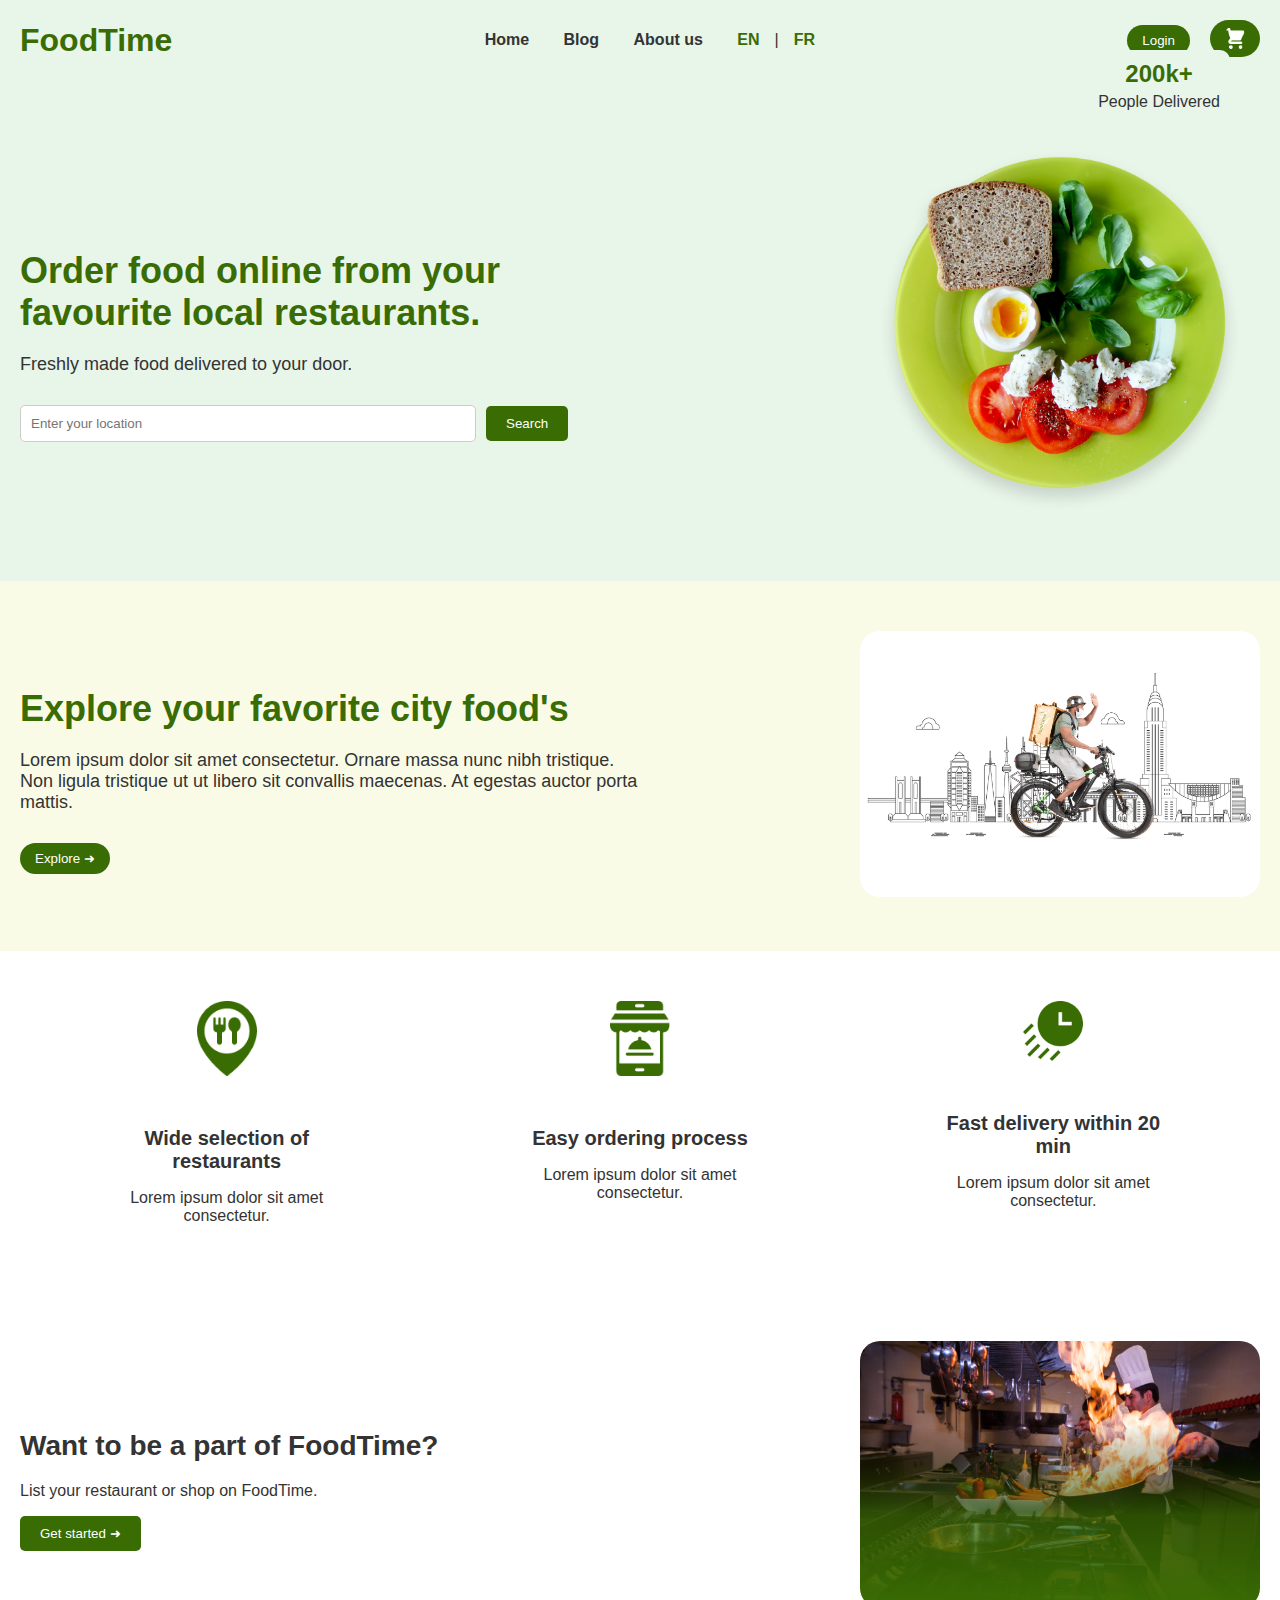
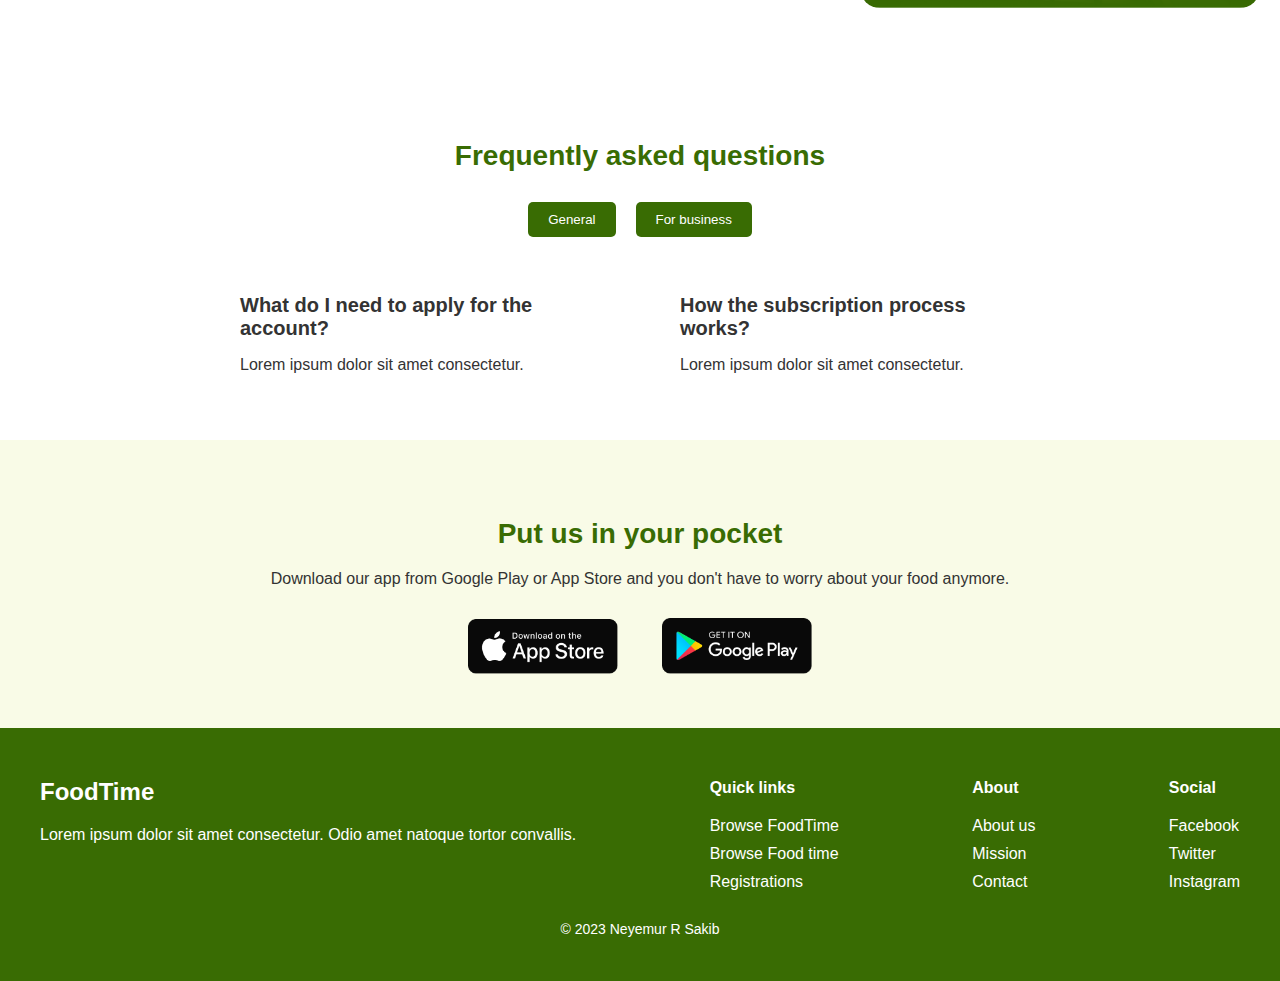
<file: public/index.html>
<!DOCTYPE html>
<html lang="en">
<head>
    <meta charset="UTF-8">
    <meta name="viewport" content="width=device-width, initial-scale=1.0">
    <title>Aesha Agdy Putri Chika Mayvrilla XI PPLG 4</title>
    <link rel="stylesheet" href="style.css">
</head>
<body>
    <header class="header">
        <div class="logo">
            <h1>FoodTime</h1>
        </div>
        <nav class="nav">
            <a href="#home">Home</a>
            <a href="#blog">Blog</a>
            <a href="#about">About us</a>
            <div class="lang-switch">
                <a href="#">EN</a>
                <span>|</span>
                <a href="#">FR</a>
            </div>
        </nav>
        <div class="login-cart">
            <button class="login-btn">Login</button>
            <div class="cart">
                <img src="cart.png" alt="Cart">
            </div>
        </div>
    </header>

    <section id="home" class="hero-section">
        <div class="hero-text">
            <h2>Order food online from your favourite local restaurants.</h2>
            <p>Freshly made food delivered to your door.</p>
            <div class="location-search">
                <input type="text" placeholder="Enter your location">
                <button class="search-btn">Search</button>
            </div>
        </div>
        <div class="hero-image">
            <img src="food.png" alt="Food Image">
        </div>
        <div class="people-delivered">
            <span>200k+</span>
            <p>People Delivered</p>
        </div>
    </section>

    <section id="blog" class="explore-section">
        <div class="explore-text">
            <h2>Explore your favorite city food's</h2>
            <p>Lorem ipsum dolor sit amet consectetur. Ornare massa nunc nibh tristique. Non ligula tristique ut ut libero sit convallis maecenas. At egestas auctor porta mattis.</p>
            <button class="explore-btn">Explore ➜</button>
        </div>
        <div class="explore-image">
            <img src="explore.png" alt="Explore Image">
        </div>
    </section>

    <section class="features">
        <div class="feature">
            <img src="wide.png" alt="Wide Selection">
            <h4>Wide selection of restaurants</h4>
            <p>Lorem ipsum dolor sit amet consectetur.</p>
        </div>
        <div class="feature">
            <img src="easy.png" alt="Easy Ordering">
            <h4>Easy ordering process</h4>
            <p>Lorem ipsum dolor sit amet consectetur.</p>
        </div>
        <div class="feature">
            <img src="fast.png" alt="Fast Delivery">
            <h4>Fast delivery within 20 min</h4>
            <p>Lorem ipsum dolor sit amet consectetur.</p>
        </div>
    </section>

    <section id="about" class="join-foodtime">
        <div class="join-text">
            <h3>Want to be a part of FoodTime?</h3>
            <p>List your restaurant or shop on FoodTime.</p>
            <button class="get-started-btn">Get started ➜</button>
        </div>
        <div class="join-image">
            <img src="chef.png" alt="Chef Image">
        </div>
    </section>

    <section class="faq">
        <h3>Frequently asked questions</h3>
        <div class="faq-tabs">
            <button class="tab-btn active">General</button>
            <button class="tab-btn">For business</button>
        </div>
        <div class="faq-content">
            <div class="faq-item">
                <h4>What do I need to apply for the account?</h4>
                <p>Lorem ipsum dolor sit amet consectetur.</p>
            </div>
            <div class="faq-item">
                <h4>How the subscription process works?</h4>
                <p>Lorem ipsum dolor sit amet consectetur.</p>
            </div>
        </div>
    </section>

    <section class="app-promo">
        <h3>Put us in your pocket</h3>
        <p>Download our app from Google Play or App Store and you don't have to worry about your food anymore.</p>
        <div class="app-links">
            <img src="App Store Black.png" alt="App Store">
            <img src="Google Play Black.png" alt="Google Play">
        </div>
    </section>

    <footer class="footer">
        <div class="footer-content">
            <div class="logo">
                <h2>FoodTime</h2>
                <p>Lorem ipsum dolor sit amet consectetur. Odio amet natoque tortor convallis.</p>
            </div>
            <div class="footer-links">
                <h4>Quick links</h4>
                <a href="#">Browse FoodTime</a>
                <a href="#">Browse Food time</a>
                <a href="#">Registrations</a>
            </div>
            <div class="footer-about">
                <h4>About</h4>
                <a href="#">About us</a>
                <a href="#">Mission</a>
                <a href="#">Contact</a>
            </div>
            <div class="footer-social">
                <h4>Social</h4>
                <a href="#">Facebook</a>
                <a href="#">Twitter</a>
                <a href="#">Instagram</a>
            </div>
        </div>
        <div class="footer-bottom">
            <p>&copy; 2023 Neyemur R Sakib</p>
        </div>
    </footer>
</body>
</html>
</file>
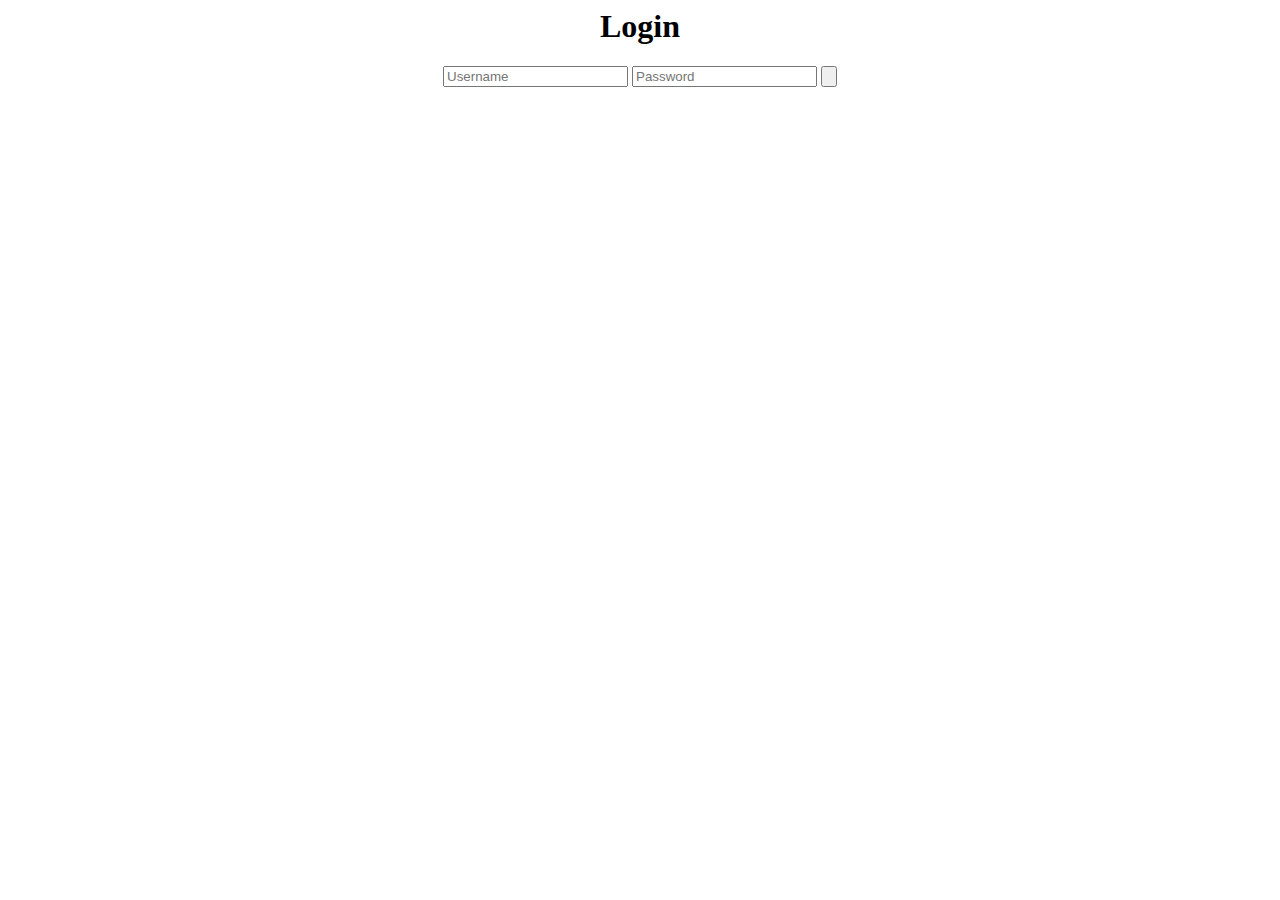
<file: public/login.html>
<DOCTYPE html>
<html lang ="en">
    <head>
        <meta charset="UTF-8"/>
        <meta name="viewport" content="width=device-width, initial-scale=1.0"/>
        <title>Login</title>
        <style>
            h1,
            form {
                text-align: center;
            }
        </style>
    </head>
    <body>
        <h1>Login</h1>
        <form action="">
            <input type="text"placeholder="Username" />
            <input type="password"placeholder="Password" />
            <input type="button"placeholder="Login" />
        </form>

        <script>
            const bnTombol = document.querySelector("#tombol");
            const txUsername = document.querySelector("#username");
            const txPassword = document.querySelector("#password");

            bnTombol.addEventListener ("click", function (){
                // console.log(tx.Username.value);
                //if(txUsername.value == "halo") {
                //  console.log("Username anda benar");
                //}
                //if(txPassword.value == "12345678") {
                //  console.log("Password anda benar");
                //}
                //if(txUsername.value == "halo" && txPassword.value == "12345678") {
                //   window.location = "index.html";
                //}
                //else{
                    //console.log("Username & Password anda salah");
                    //alert("User dan Password anda salah, silakan dicek kembali")
                    //}
            });
        </script>
    </body>
</html>
</file>
<file: public/style.css>
/* General Styles */
body {
    font-family: Arial, sans-serif;
    margin: 0;
    padding: 0;
    background-color: #E8F5E9;
    color: #333;
}

.container {
    width: 100%;
    max-width: 1200px;
    margin: auto;
}

/* Header */
.header {
    display: flex;
    justify-content: space-between;
    align-items: center;
    padding: 20px;
    background-color: #E8F5E9;
}

.logo h1 {
    color: #396C03;
    margin: 0;
}

.nav a {
    margin: 0 15px;
    color: #333;
    text-decoration: none;
    font-weight: bold;
}

.lang-switch {
    display: inline-flex;
    align-items: center;
}

.lang-switch a {
    color: #396C03;
}

.login-cart {
    display: flex;
    align-items: center;
}

.login-btn {
    padding: 8px 15px;
    background-color: #396C03;
    color: white;
    border: none;
    border-radius: 20px;
    cursor: pointer;
}

.cart img {
    width: 20px;
    margin-left: 20px;
    padding: 8px 15px;
    background-color: #396C03;
    border: none;
    border-radius: 20px;
    cursor: pointer;
}

/* Hero Section */
.hero-section {
    display: flex;
    justify-content: space-between;
    align-items: center;
    padding: 50px 20px;
    background-color: #E8F5E9;
}

.hero-text {
    max-width: 50%;
}

.hero-text h2 {
    font-size: 36px;
    color: #396C03;
    margin-bottom: 20px;
}

.hero-text p {
    font-size: 18px;
    margin-bottom: 30px;
}

.location-search {
    display: flex;
    align-items: center;
}

.location-search input {
    padding: 10px;
    width: 70%;
    border: 1px solid #ccc;
    border-radius: 5px;
}

.search-btn {
    padding: 10px 20px;
    background-color: #396C03;
    color: white;
    border: none;
    border-radius: 5px;
    margin-left: 10px;
    cursor: pointer;
}

.hero-image img {
    width: 400px;
    border-radius: 20px;
}

.people-delivered {
    background-color: #E8F5E9;
    padding: 10px;
    border-radius: 10px;
    text-align: center;
    position: absolute;
    top: 50px;
    right: 50px;
}

.people-delivered span {
    font-size: 24px;
    font-weight: bold;
    color: #396C03;
}

.people-delivered p {
    margin: 5px 0 0;
}

/* Explore City Section */
.explore-section {
    display: flex;
    justify-content: space-between;
    align-items: center;
    padding: 50px 20px;
    background-color: #F9FBE7;
}

.explore-text {
    max-width: 50%;
}

.explore-text h2 {
    font-size: 36px;
    color: #396C03;
    margin-bottom: 20px;
}

.explore-text p {
    font-size: 18px;
    margin-bottom: 30px;
}

.explore-image img {
    width: 400px;
    border-radius: 20px;
}
.explore-btn {
    padding: 8px 15px;
    background-color: #396C03;
    color: white;
    border: none;
    border-radius: 20px;
    cursor: pointer;
}


/* Features Section */
.features {
    display: flex;
    justify-content: space-around;
    padding: 50px 20px;
    background-color: white;
}

.feature {
    text-align: center;
    max-width: 250px;
}

.feature img {
    width: 60px;
    margin-bottom: 20px;
}

.feature h4 {
    font-size: 20px;
    margin-bottom: 10px;
}

.feature p {
    font-size: 16px;
}

/* Join FoodTime Section */
.join-foodtime {
    display: flex;
    align-items: center;
    justify-content: space-between;
    padding: 50px 20px;
    background-color: white;
}

.join-text {
    max-width: 50%;
}

.join-text h3 {
    font-size: 28px;
    margin-bottom: 20px;
}

.get-started-btn {
    padding: 10px 20px;
    background-color: #396C03;
    color: white;
    border: none;
    border-radius: 5px;
    cursor: pointer;
}

.join-image img {
    width: 400px;
    border-radius: 20px;
}

/* FAQ Section */
.faq {
    padding: 50px 20px;
    background-color: white;
    text-align: center;
}

.faq h3 {
    font-size: 28px;
    margin-bottom: 30px;
    color: #396C03;
}

.faq-tabs {
    display: flex;
    justify-content: center;
    margin-bottom: 30px;
}

.tab-btn {
    padding: 10px 20px;
    background-color: #396C03;
    color: white;
    border: none;
    border-radius: 5px;
    cursor: pointer;
    margin: 0 10px;
    
}

.tab-btn.active {
    background-color: #396C03;
    color: white;
}

.faq-content {
    display: flex;
    justify-content: space-between;
    max-width: 800px;
    margin: auto;
}

.faq-item {
    width: 45%;
    text-align: left;
}

.faq-item h4 {
    font-size: 20px;
    margin-bottom: 10px;
}

.faq-item p {
    font-size: 16px;
}

/* App Promo Section */
.app-promo {
    background-color: #F9FBE7;
    text-align: center;
    padding: 50px 20px;
}

.app-promo h3 {
    font-size: 28px;
    color: #396C03;
    margin-bottom: 20px;
}

.app-promo p {
    font-size: 16px;
    margin-bottom: 30px;
}

.app-links img {
    width: 150px;
    margin: 0 20px;
}

/* Footer */
.footer {
    background-color: #396C03;
    color: white;
    padding: 30px 20px;
}

.footer-content {
    display: flex;
    justify-content: space-between;
    max-width: 1200px;
    margin: auto;
    flex-wrap: wrap;
}

.footer h4 {
    margin-bottom: 20px;
}

.footer a {
    color: white;
    text-decoration: none;
    display: block;
    margin-bottom: 10px;
}

.footer-social a img {
    width: 30px;
    margin-right: 10px;
}

.footer-bottom {
    text-align: center;
    margin-top: 20px;
    font-size: 14px;
}
</file>
